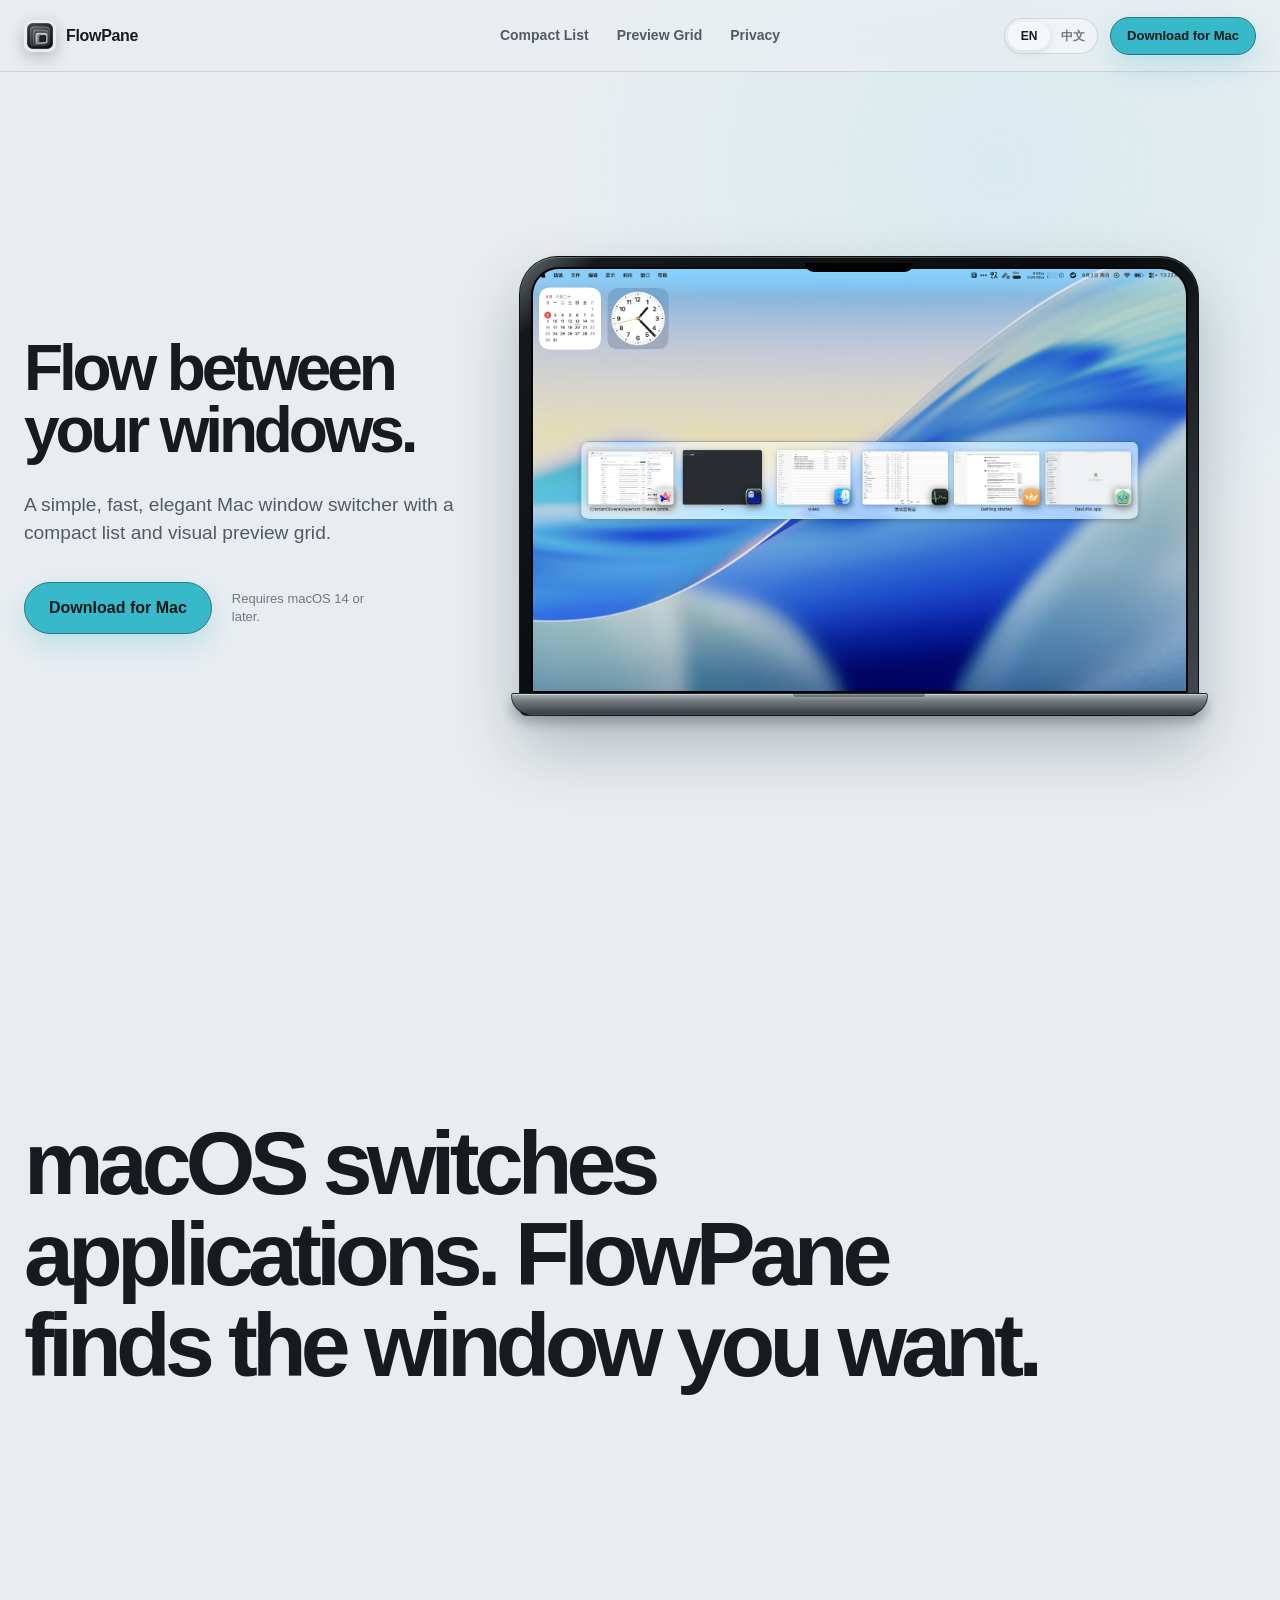
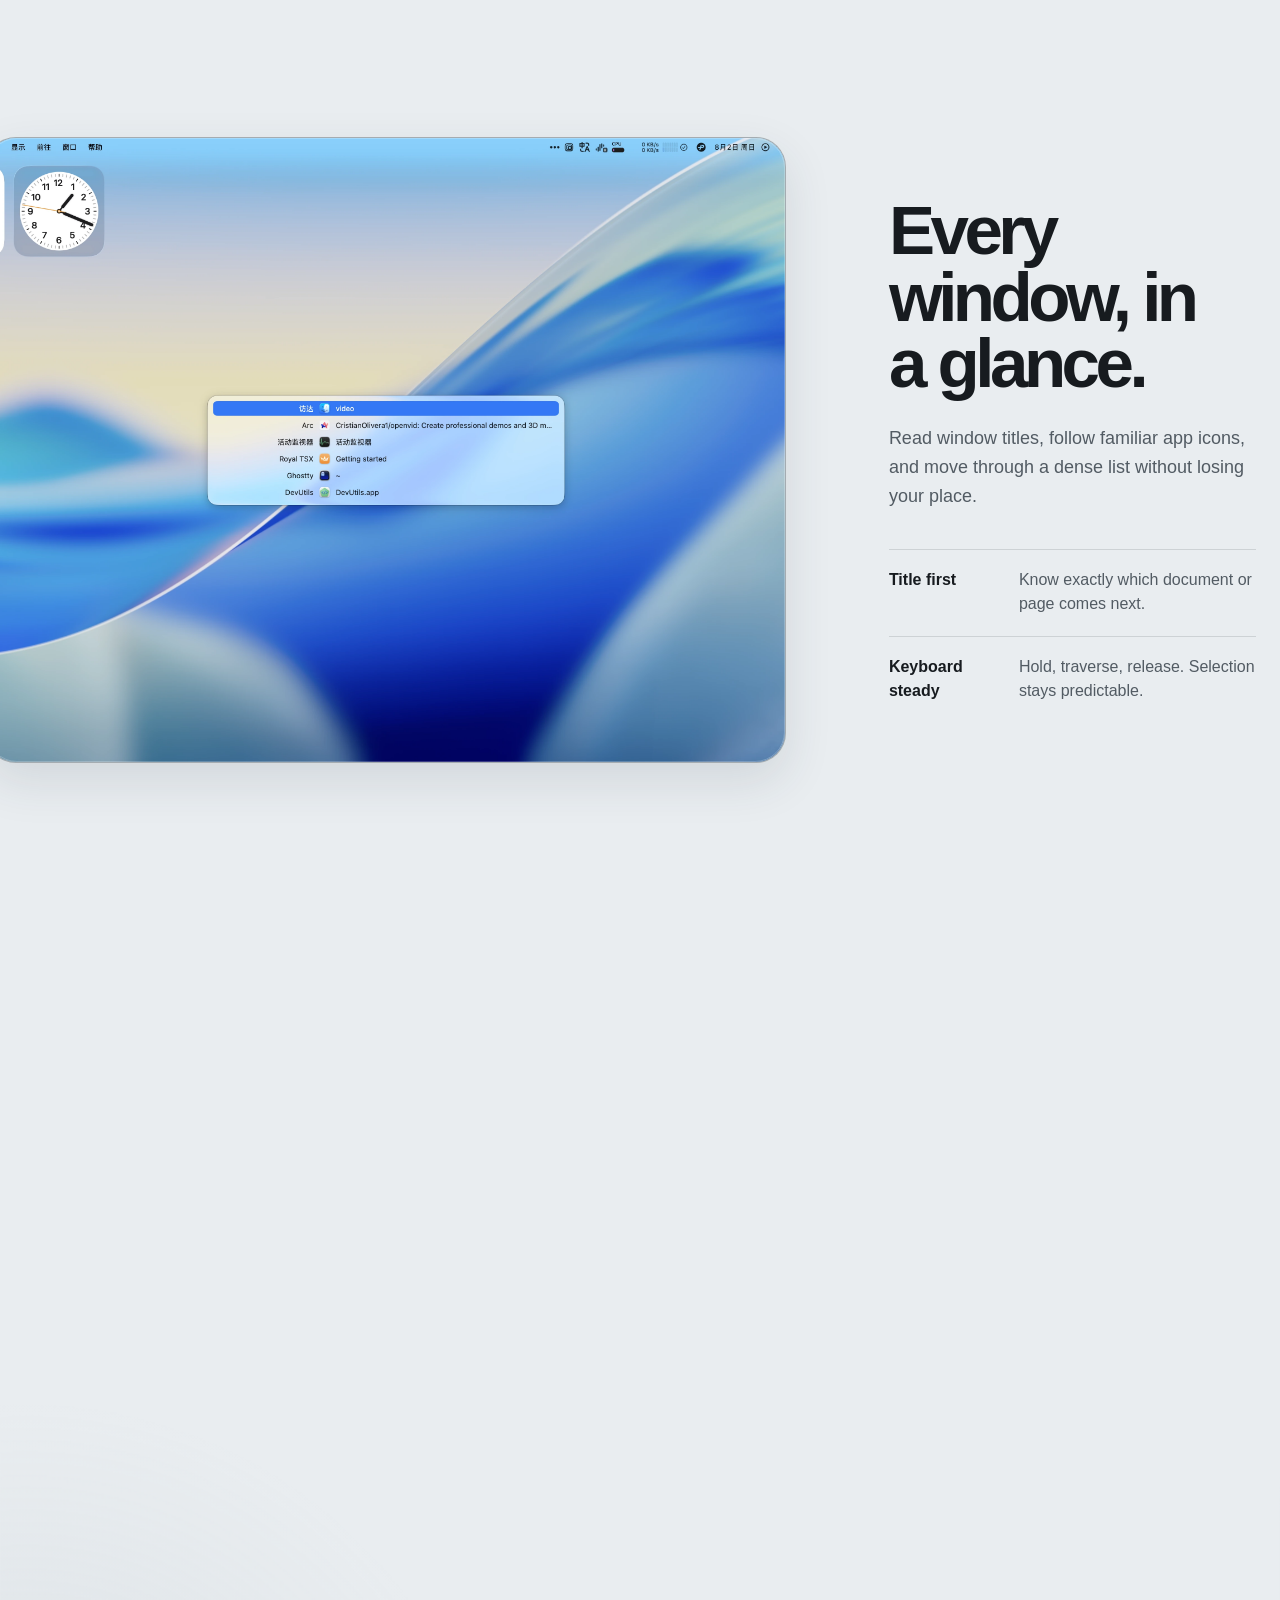
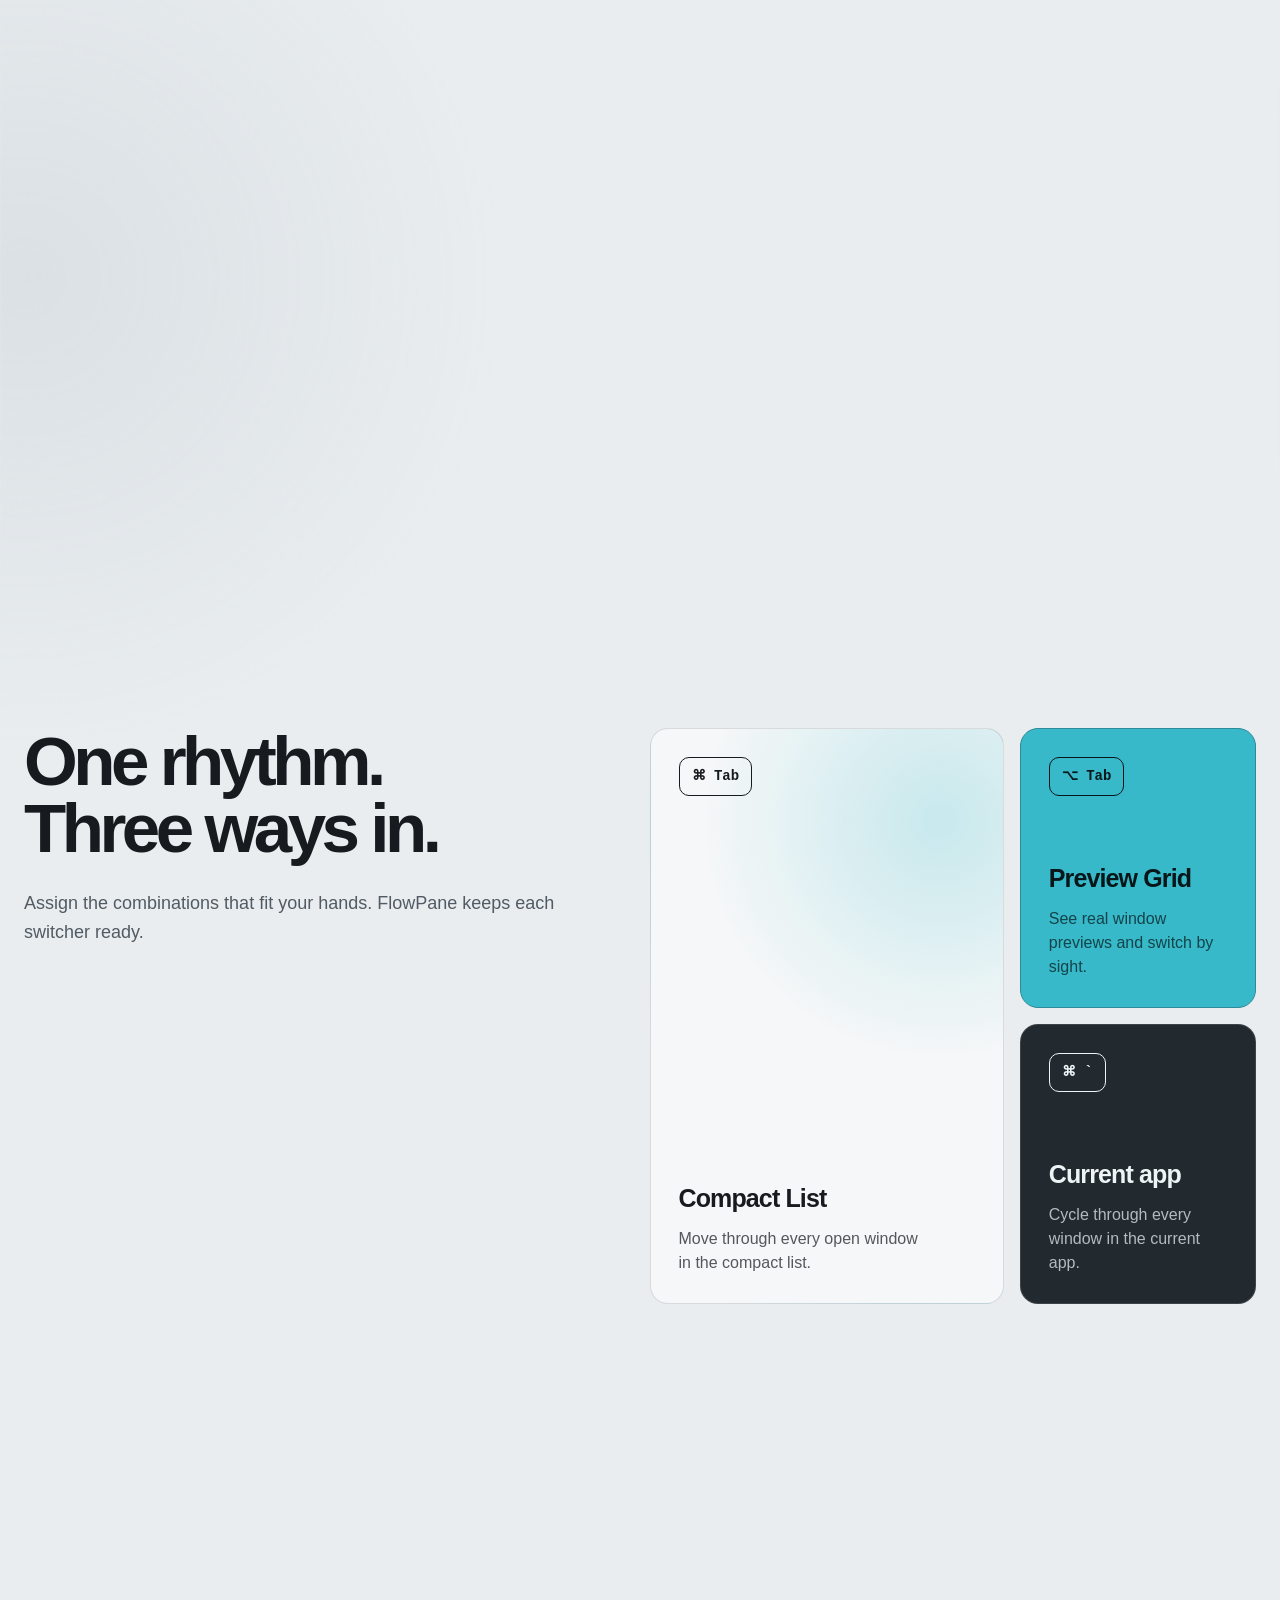
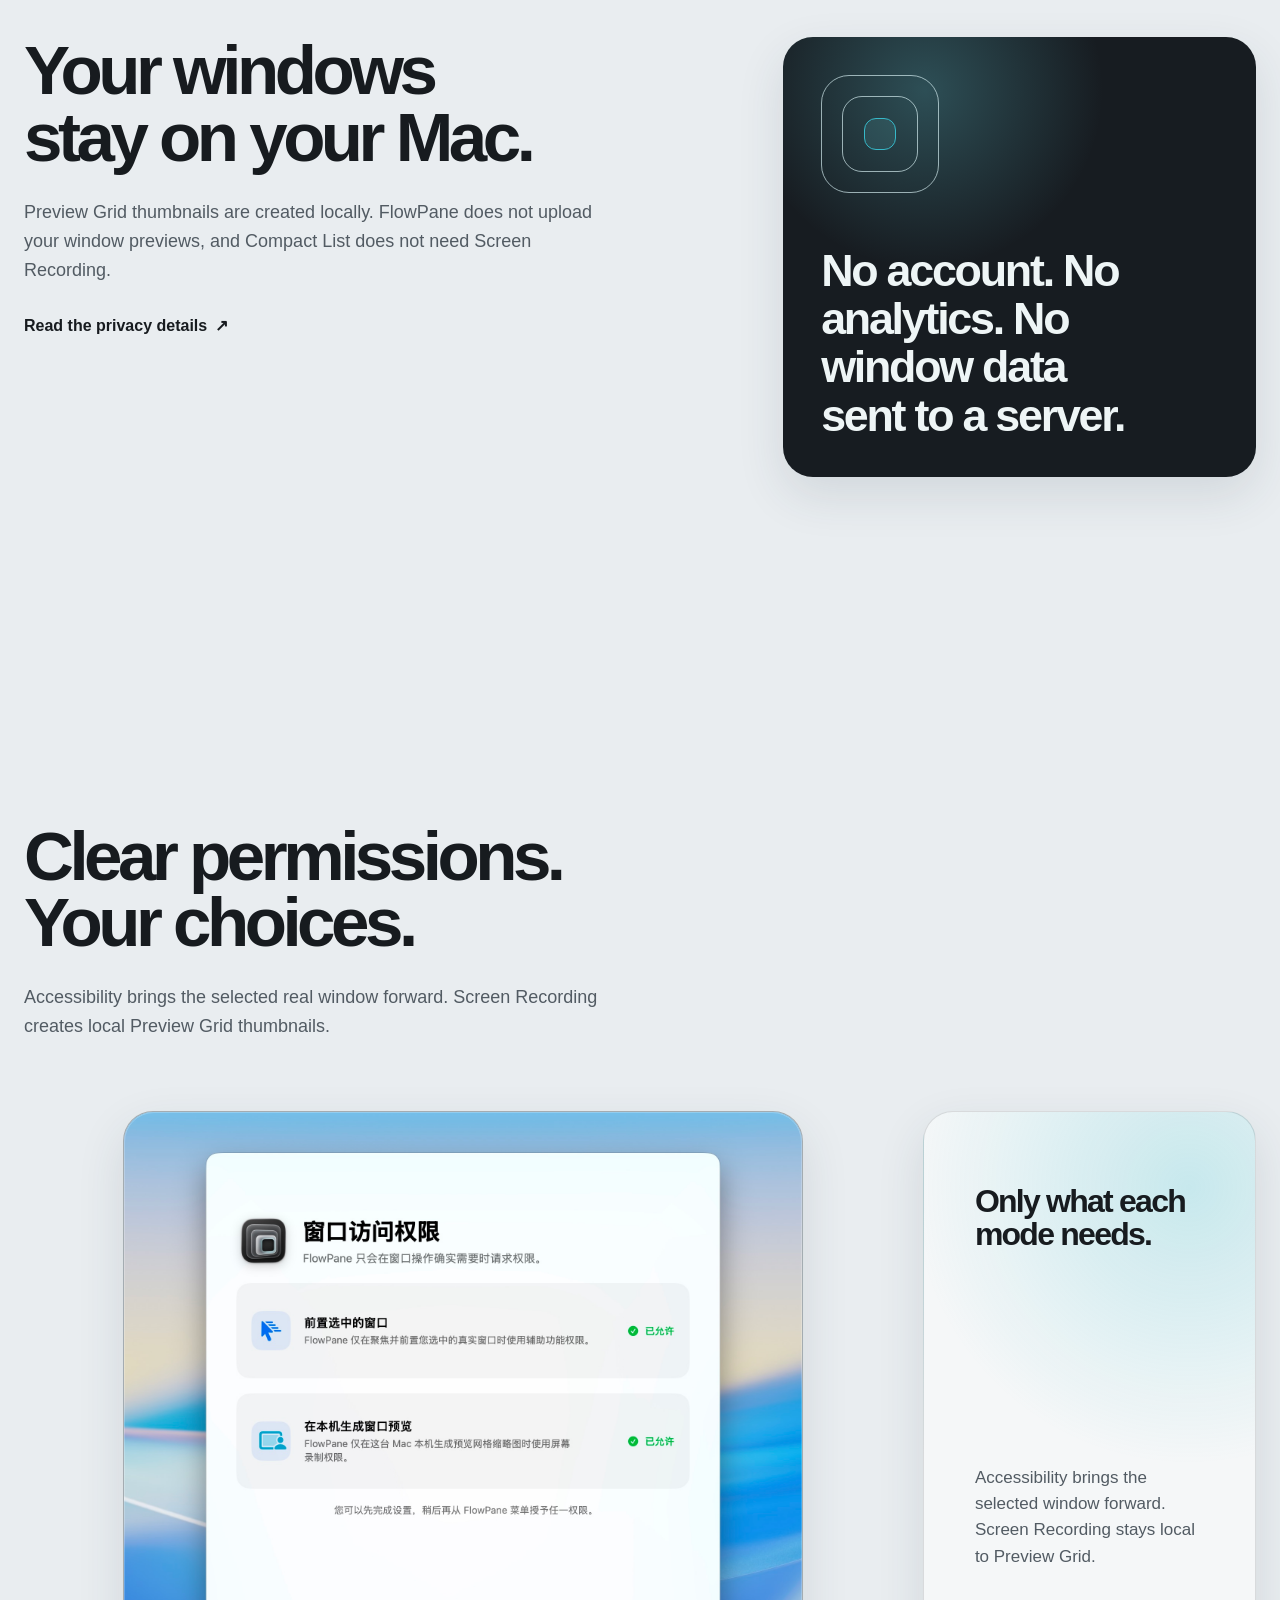
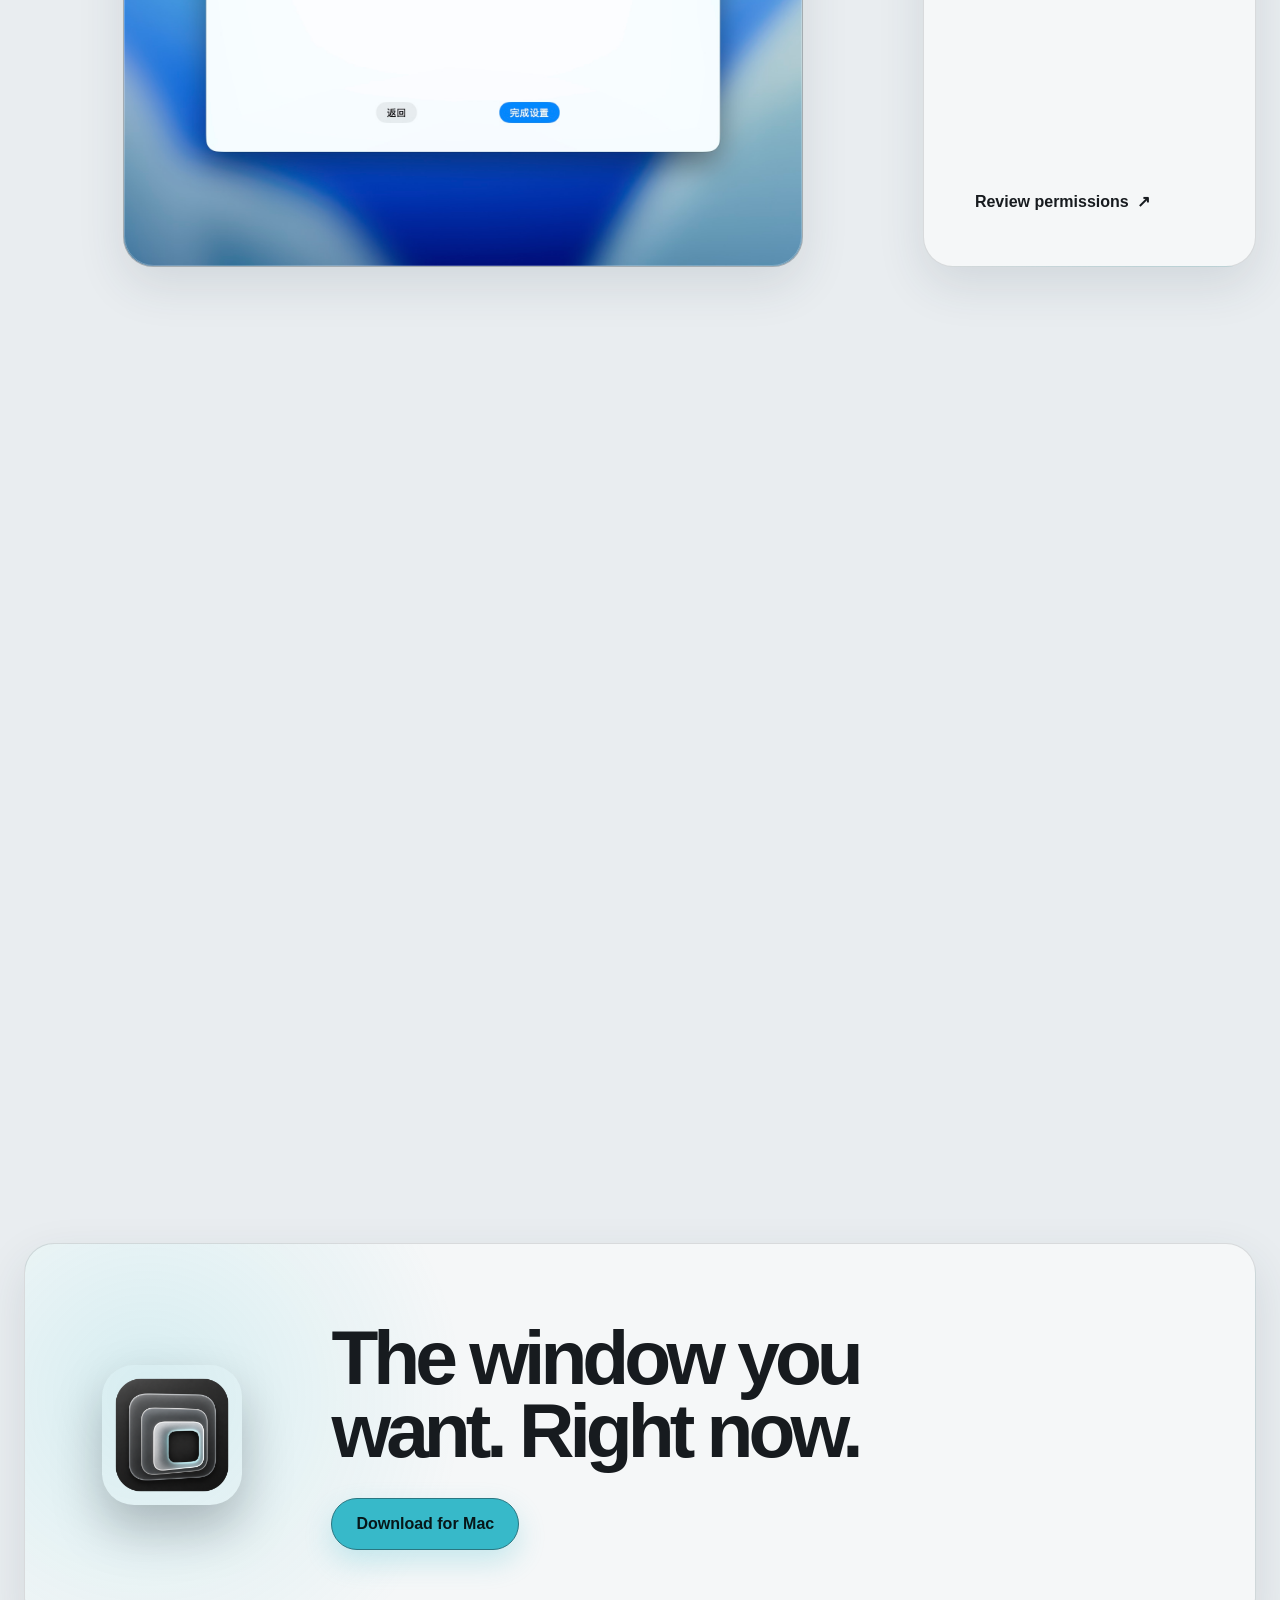
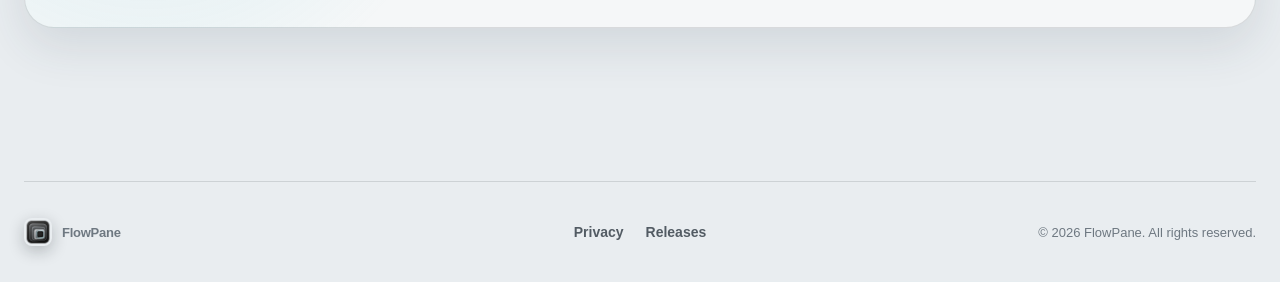
<file: index.html>
<!doctype html>
<html lang="en" data-locale="en">
<head>
  <meta charset="utf-8">
  <meta name="viewport" content="width=device-width, initial-scale=1">
  <script>
    (() => {
      const supported = new Set(["en", "zh-Hans"]);
      let locale;
      try {
        const stored = localStorage.getItem("flowpane.website.locale");
        if (supported.has(stored)) locale = stored;
      } catch {}
      if (!locale) {
        const languages = Array.isArray(navigator.languages) && navigator.languages.length
          ? navigator.languages
          : [navigator.language];
        for (const language of languages) {
          const primary = String(language || "").toLowerCase().split("-")[0];
          if (primary === "zh") { locale = "zh-Hans"; break; }
          if (primary === "en") { locale = "en"; break; }
        }
      }
      locale ||= "en";
      document.documentElement.dataset.locale = locale;
      document.documentElement.lang = locale;
    })();
  </script>
  <style>
    [data-lang] { display: none !important; }
    html[data-locale="en"] [data-lang="en"],
    html[data-locale="zh-Hans"] [data-lang="zh-Hans"] { display: revert !important; }
  </style>
  <title data-title-en="FlowPane | A faster way to switch Mac windows"
         data-title-zh-hans="FlowPane | 更快地切换 Mac 窗口">FlowPane | A faster way to switch Mac windows</title>
  <meta name="description" content="A simple, fast, elegant window switcher for macOS with a compact list and visual preview grid."
        data-meta-en="A simple, fast, elegant window switcher for macOS with a compact list and visual preview grid."
        data-meta-zh-hans="一款简单、快速、优雅的 macOS 窗口切换工具，兼具紧凑列表与预览网格。">
  <link rel="canonical" href="https://metacodes.github.io/FlowPane-Web/">
  <link rel="icon" type="image/png" sizes="32x32" href="assets/icons/app-icon-32.png">
  <link rel="apple-touch-icon" href="assets/icons/app-icon-180.png">
  <link rel="preload" as="image" href="assets/images/preview-grid.webp" fetchpriority="high">
  <meta name="theme-color" content="#e9edf0" media="(prefers-color-scheme: light)">
  <meta name="theme-color" content="#111519" media="(prefers-color-scheme: dark)">
  <meta property="og:type" content="website">
  <meta property="og:site_name" content="FlowPane">
  <meta property="og:url" content="https://metacodes.github.io/FlowPane-Web/">
  <meta property="og:title" content="FlowPane | A faster way to switch Mac windows"
        data-meta-en="FlowPane | A faster way to switch Mac windows"
        data-meta-zh-hans="FlowPane | 更快地切换 Mac 窗口">
  <meta property="og:description" content="Switch the window you want with a compact list or visual preview grid."
        data-meta-en="Switch the window you want with a compact list or visual preview grid."
        data-meta-zh-hans="通过紧凑列表或预览网格，快速切换到真正想要的窗口。">
  <meta property="og:image" content="https://metacodes.github.io/FlowPane-Web/assets/images/social-card.jpg">
  <meta property="og:image:width" content="1920">
  <meta property="og:image:height" content="1080">
  <meta property="og:locale" content="en_US" data-og-locale>
  <meta property="og:locale:alternate" content="zh_CN">
  <meta name="twitter:card" content="summary_large_image">
  <link rel="stylesheet" href="assets/css/site.css">
  <script type="application/ld+json">
    {
      "@context": "https://schema.org",
      "@type": "SoftwareApplication",
      "name": "FlowPane",
      "applicationCategory": "UtilitiesApplication",
      "operatingSystem": "macOS 14 or later",
      "url": "https://metacodes.github.io/FlowPane-Web/",
      "downloadUrl": "https://github.com/metacodes/FlowPane-Web/releases/latest",
      "description": "A simple, fast, elegant window switcher for macOS with a compact list and visual preview grid."
    }
  </script>
  <script src="assets/js/site.js" defer></script>
</head>
<body>
  <a class="skip-link" href="#main">
    <span data-lang="en" data-i18n="skip">Skip to content</span>
    <span data-lang="zh-Hans" data-i18n="skip">跳到正文</span>
  </a>

  <header class="site-header">
    <nav class="nav-shell" aria-label="Primary navigation"
         data-aria-en="Primary navigation" data-aria-zh-hans="主导航">
      <a class="brand" href="index.html" aria-label="FlowPane home"
         data-aria-en="FlowPane home" data-aria-zh-hans="FlowPane 首页">
        <img src="assets/icons/app-icon-32.png" width="32" height="32" alt="">
        <span>FlowPane</span>
      </a>

      <div class="nav-links" aria-label="Page sections"
           data-aria-en="Page sections" data-aria-zh-hans="页面章节">
        <a href="#compact">
          <span data-lang="en" data-i18n="nav.compact">Compact List</span>
          <span data-lang="zh-Hans" data-i18n="nav.compact">紧凑列表</span>
        </a>
        <a href="#preview">
          <span data-lang="en" data-i18n="nav.preview">Preview Grid</span>
          <span data-lang="zh-Hans" data-i18n="nav.preview">预览网格</span>
        </a>
        <a href="#privacy">
          <span data-lang="en" data-i18n="nav.privacy">Privacy</span>
          <span data-lang="zh-Hans" data-i18n="nav.privacy">隐私</span>
        </a>
      </div>

      <div class="nav-actions">
        <div class="language-switcher" role="group" aria-label="Choose language"
             data-aria-en="Choose language" data-aria-zh-hans="选择语言">
          <button type="button" data-set-locale="en" aria-pressed="true">EN</button>
          <button type="button" data-set-locale="zh-Hans" aria-pressed="false">中文</button>
        </div>
        <a class="button button-small nav-download" href="https://github.com/metacodes/FlowPane-Web/releases/latest" data-download>
          <span data-lang="en" data-i18n="download">Download for Mac</span>
          <span data-lang="zh-Hans" data-i18n="download">下载 Mac 版</span>
        </a>
        <details class="mobile-menu">
          <summary aria-label="Open navigation" data-aria-en="Open navigation" data-aria-zh-hans="打开导航">
            <span class="menu-lines" aria-hidden="true"></span>
          </summary>
          <div class="mobile-menu-panel">
            <a href="#compact">
              <span data-lang="en" data-i18n="mobile.compact">Compact List</span>
              <span data-lang="zh-Hans" data-i18n="mobile.compact">紧凑列表</span>
            </a>
            <a href="#preview">
              <span data-lang="en" data-i18n="mobile.preview">Preview Grid</span>
              <span data-lang="zh-Hans" data-i18n="mobile.preview">预览网格</span>
            </a>
            <a href="#privacy">
              <span data-lang="en" data-i18n="mobile.privacy">Privacy</span>
              <span data-lang="zh-Hans" data-i18n="mobile.privacy">隐私</span>
            </a>
            <a href="https://github.com/metacodes/FlowPane-Web/releases/latest" data-download>
              <span data-lang="en" data-i18n="mobile.download">Download for Mac</span>
              <span data-lang="zh-Hans" data-i18n="mobile.download">下载 Mac 版</span>
            </a>
          </div>
        </details>
      </div>
    </nav>
  </header>

  <main id="main">
    <section class="hero section-shell">
      <div class="hero-copy reveal">
        <h1>
          <span data-lang="en" data-i18n="hero.title">Flow between your windows.</span>
          <span data-lang="zh-Hans" data-i18n="hero.title">在窗口之间，自由流动。</span>
        </h1>
        <p class="hero-lede">
          <span data-lang="en" data-i18n="hero.lede">A simple, fast, elegant Mac window switcher with a compact list and visual preview grid.</span>
          <span data-lang="zh-Hans" data-i18n="hero.lede">一款简单、快速、优雅的 Mac 窗口切换工具，兼具紧凑列表与预览网格。</span>
        </p>
        <div class="hero-actions">
          <a class="button" href="https://github.com/metacodes/FlowPane-Web/releases/latest" data-download>
            <span data-lang="en" data-i18n="hero.download">Download for Mac</span>
            <span data-lang="zh-Hans" data-i18n="hero.download">下载 Mac 版</span>
          </a>
          <span class="compatibility">
            <span data-lang="en" data-i18n="hero.compatibility">Requires macOS 14 or later.</span>
            <span data-lang="zh-Hans" data-i18n="hero.compatibility">需要 macOS 14 或更高版本。</span>
          </span>
        </div>
      </div>

      <figure class="hero-media reveal" data-delay="1">
        <div class="hero-macbook">
          <div class="hero-macbook-display">
            <img src="assets/images/preview-grid.webp" width="3456" height="2234" fetchpriority="high"
                 alt="FlowPane Preview Grid centered on a macOS desktop"
                 data-alt-en="FlowPane Preview Grid centered on a macOS desktop"
                 data-alt-zh-hans="FlowPane 预览网格居中显示在 macOS 桌面上">
          </div>
          <div class="hero-macbook-base" aria-hidden="true"></div>
        </div>
      </figure>
    </section>

    <section class="statement-section section-shell reveal" aria-labelledby="statement-title">
      <h2 id="statement-title">
        <span data-lang="en" data-i18n="statement.title">macOS switches applications. FlowPane finds the window you want.</span>
        <span data-lang="zh-Hans" data-i18n="statement.title">macOS 切换应用。FlowPane 找到你真正想要的窗口。</span>
      </h2>
    </section>

    <section id="compact" class="feature-split section-shell">
      <div class="feature-media reveal">
        <div class="product-shot feature-product-shot">
          <img src="assets/images/compact-list.webp" width="3456" height="2234" loading="lazy"
               alt="FlowPane Compact List centered on a macOS desktop"
               data-alt-en="FlowPane Compact List centered on a macOS desktop"
               data-alt-zh-hans="FlowPane 紧凑列表居中显示在 macOS 桌面上">
        </div>
      </div>
      <div class="feature-copy reveal" data-delay="1">
        <h2>
          <span data-lang="en" data-i18n="compact.title">Every window, in a glance.</span>
          <span data-lang="zh-Hans" data-i18n="compact.title">所有窗口，一眼尽览。</span>
        </h2>
        <p>
          <span data-lang="en" data-i18n="compact.body">Read window titles, follow familiar app icons, and move through a dense list without losing your place.</span>
          <span data-lang="zh-Hans" data-i18n="compact.body">通过窗口标题与熟悉的应用图标，在紧凑列表中连续移动，始终知道自己身在何处。</span>
        </p>
        <dl class="feature-facts">
          <div>
            <dt>
              <span data-lang="en" data-i18n="compact.fact1.title">Title first</span>
              <span data-lang="zh-Hans" data-i18n="compact.fact1.title">标题优先</span>
            </dt>
            <dd>
              <span data-lang="en" data-i18n="compact.fact1.body">Know exactly which document or page comes next.</span>
              <span data-lang="zh-Hans" data-i18n="compact.fact1.body">准确识别即将切换到的文档或页面。</span>
            </dd>
          </div>
          <div>
            <dt>
              <span data-lang="en" data-i18n="compact.fact2.title">Keyboard steady</span>
              <span data-lang="zh-Hans" data-i18n="compact.fact2.title">键盘掌控</span>
            </dt>
            <dd>
              <span data-lang="en" data-i18n="compact.fact2.body">Hold, traverse, release. Selection stays predictable.</span>
              <span data-lang="zh-Hans" data-i18n="compact.fact2.body">按住、移动、松开，选择始终稳定可预期。</span>
            </dd>
          </div>
        </dl>
      </div>
    </section>

    <section id="preview" class="preview-section section-shell">
      <div class="section-heading reveal">
        <h2>
          <span data-lang="en" data-i18n="preview.title">See it. Switch to it.</span>
          <span data-lang="zh-Hans" data-i18n="preview.title">看见它，切换它。</span>
        </h2>
        <p>
          <span data-lang="en" data-i18n="preview.body">When the title is not enough, real window previews make the right choice instantly recognizable.</span>
          <span data-lang="zh-Hans" data-i18n="preview.body">当标题还不够直观，真实窗口预览让目标一眼可辨。</span>
        </p>
      </div>
      <figure class="preview-stage reveal" data-delay="1">
        <div class="product-shot preview-product-shot">
          <img src="assets/images/preview-grid.webp" width="3456" height="2234" loading="lazy"
               alt="FlowPane Preview Grid centered on a macOS desktop"
               data-alt-en="FlowPane Preview Grid centered on a macOS desktop"
               data-alt-zh-hans="FlowPane 预览网格居中显示在 macOS 桌面上">
        </div>
        <figcaption>
          <span data-lang="en" data-i18n="preview.caption">Adaptive previews generated locally on your Mac.</span>
          <span data-lang="zh-Hans" data-i18n="preview.caption">自适应预览在你的 Mac 本地生成。</span>
        </figcaption>
      </figure>
    </section>

    <section class="shortcuts-section section-shell" aria-labelledby="shortcuts-title">
      <div class="shortcut-intro reveal">
        <h2 id="shortcuts-title">
          <span data-lang="en" data-i18n="shortcuts.title">One rhythm. Three ways in.</span>
          <span data-lang="zh-Hans" data-i18n="shortcuts.title">同一种节奏，三种进入方式。</span>
        </h2>
        <p>
          <span data-lang="en" data-i18n="shortcuts.body">Assign the combinations that fit your hands. FlowPane keeps each switcher ready.</span>
          <span data-lang="zh-Hans" data-i18n="shortcuts.body">设置最顺手的组合键，FlowPane 让每种切换方式随时就绪。</span>
        </p>
      </div>
      <div class="shortcut-grid reveal" data-delay="1">
        <article class="shortcut-tile shortcut-tile-wide">
          <kbd>⌘ Tab</kbd>
          <div>
            <h3>
              <span data-lang="en" data-i18n="shortcuts.all.title">Compact List</span>
              <span data-lang="zh-Hans" data-i18n="shortcuts.all.title">紧凑列表</span>
            </h3>
            <p>
              <span data-lang="en" data-i18n="shortcuts.all.body">Move through every open window in the compact list.</span>
              <span data-lang="zh-Hans" data-i18n="shortcuts.all.body">在紧凑列表中浏览所有打开的窗口。</span>
            </p>
          </div>
        </article>
        <article class="shortcut-tile shortcut-tile-accent">
          <kbd>⌥ Tab</kbd>
          <div>
            <h3>
              <span data-lang="en" data-i18n="shortcuts.current.title">Preview Grid</span>
              <span data-lang="zh-Hans" data-i18n="shortcuts.current.title">预览网格</span>
            </h3>
            <p>
              <span data-lang="en" data-i18n="shortcuts.current.body">See real window previews and switch by sight.</span>
              <span data-lang="zh-Hans" data-i18n="shortcuts.current.body">查看真实窗口预览，凭视觉快速切换。</span>
            </p>
          </div>
        </article>
        <article class="shortcut-tile shortcut-tile-dark">
          <kbd>⌘ `</kbd>
          <div>
            <h3>
              <span data-lang="en" data-i18n="shortcuts.visual.title">Current app</span>
              <span data-lang="zh-Hans" data-i18n="shortcuts.visual.title">当前应用</span>
            </h3>
            <p>
              <span data-lang="en" data-i18n="shortcuts.visual.body">Cycle through every window in the current app.</span>
              <span data-lang="zh-Hans" data-i18n="shortcuts.visual.body">在当前应用的所有窗口之间切换。</span>
            </p>
          </div>
        </article>
      </div>
    </section>

    <section id="privacy" class="privacy-section section-shell">
      <div class="privacy-copy reveal">
        <h2>
          <span data-lang="en" data-i18n="privacy.title">Your windows stay on your Mac.</span>
          <span data-lang="zh-Hans" data-i18n="privacy.title">你的窗口，只留在 Mac 上。</span>
        </h2>
        <p>
          <span data-lang="en" data-i18n="privacy.body">Preview Grid thumbnails are created locally. FlowPane does not upload your window previews, and Compact List does not need Screen Recording.</span>
          <span data-lang="zh-Hans" data-i18n="privacy.body">预览网格缩略图在本地生成。FlowPane 不会上传窗口预览，紧凑列表也不需要屏幕录制权限。</span>
        </p>
        <a class="text-link" href="privacy.html">
          <span data-lang="en" data-i18n="privacy.link">Read the privacy details</span>
          <span data-lang="zh-Hans" data-i18n="privacy.link">查看隐私详情</span>
          <span aria-hidden="true">↗</span>
        </a>
      </div>
      <div class="privacy-note reveal" data-delay="1">
        <div class="privacy-mark" aria-hidden="true">
          <span></span><span></span><span></span>
        </div>
        <p>
          <span data-lang="en" data-i18n="privacy.note">No account. No analytics. No window data sent to a server.</span>
          <span data-lang="zh-Hans" data-i18n="privacy.note">无需账户。没有分析统计。窗口数据不会发送到服务器。</span>
        </p>
      </div>
    </section>

    <section class="setup-section section-shell" aria-labelledby="setup-title">
      <div class="section-heading reveal">
        <h2 id="setup-title">
          <span data-lang="en" data-i18n="setup.title">Clear permissions. Your choices.</span>
          <span data-lang="zh-Hans" data-i18n="setup.title">清晰的权限，由你选择。</span>
        </h2>
        <p>
          <span data-lang="en" data-i18n="setup.body">Accessibility brings the selected real window forward. Screen Recording creates local Preview Grid thumbnails.</span>
          <span data-lang="zh-Hans" data-i18n="setup.body">辅助功能用于将选中的真实窗口带到前台，屏幕录制用于在本地创建预览网格缩略图。</span>
        </p>
      </div>
      <div class="setup-media reveal" data-delay="1">
        <figure class="setup-primary product-shot">
          <img src="assets/images/settings.jpg" width="3456" height="2234" loading="lazy"
               alt="FlowPane settings for switcher modes and keyboard shortcuts"
               data-alt-en="FlowPane settings for switcher modes and keyboard shortcuts"
               data-alt-zh-hans="FlowPane 切换模式与键盘快捷键设置">
        </figure>
        <aside class="setup-permission-note">
          <h3>
            <span data-lang="en" data-i18n="setup.permissions.title">Only what each mode needs.</span>
            <span data-lang="zh-Hans" data-i18n="setup.permissions.title">每种模式，只请求所需权限。</span>
          </h3>
          <p>
            <span data-lang="en" data-i18n="setup.permissions.body">Accessibility brings the selected window forward. Screen Recording stays local to Preview Grid.</span>
            <span data-lang="zh-Hans" data-i18n="setup.permissions.body">辅助功能用于置前选中的窗口，屏幕录制只为预览网格在本地生成缩略图。</span>
          </p>
          <a class="text-link" href="privacy.html">
            <span data-lang="en" data-i18n="setup.permissions.link">Review permissions</span>
            <span data-lang="zh-Hans" data-i18n="setup.permissions.link">查看权限说明</span>
            <span aria-hidden="true">↗</span>
          </a>
        </aside>
      </div>
    </section>

    <section class="faq-section section-shell" aria-labelledby="faq-title">
      <div class="faq-heading reveal">
        <h2 id="faq-title">
          <span data-lang="en" data-i18n="faq.title">The essentials.</span>
          <span data-lang="zh-Hans" data-i18n="faq.title">重要信息。</span>
        </h2>
      </div>
      <div class="faq-list reveal" data-delay="1">
        <details>
          <summary>
            <span data-lang="en" data-i18n="faq.system.q">Which macOS version does FlowPane require?</span>
            <span data-lang="zh-Hans" data-i18n="faq.system.q">FlowPane 需要哪个 macOS 版本？</span>
          </summary>
          <p>
            <span data-lang="en" data-i18n="faq.system.a">FlowPane requires macOS 14 or later.</span>
            <span data-lang="zh-Hans" data-i18n="faq.system.a">FlowPane 需要 macOS 14 或更高版本。</span>
          </p>
        </details>
        <details>
          <summary>
            <span data-lang="en" data-i18n="faq.permissions.q">Why does FlowPane request Accessibility?</span>
            <span data-lang="zh-Hans" data-i18n="faq.permissions.q">FlowPane 为什么请求辅助功能权限？</span>
          </summary>
          <p>
            <span data-lang="en" data-i18n="faq.permissions.a">Accessibility is used when FlowPane focuses and raises the real window you select.</span>
            <span data-lang="zh-Hans" data-i18n="faq.permissions.a">FlowPane 使用辅助功能权限来聚焦并置前你选择的真实窗口。</span>
          </p>
        </details>
        <details>
          <summary>
            <span data-lang="en" data-i18n="faq.recording.q">Is Screen Recording always required?</span>
            <span data-lang="zh-Hans" data-i18n="faq.recording.q">屏幕录制权限始终必需吗？</span>
          </summary>
          <p>
            <span data-lang="en" data-i18n="faq.recording.a">No. It is used only for local Preview Grid thumbnails. Compact List works without it.</span>
            <span data-lang="zh-Hans" data-i18n="faq.recording.a">不是。它仅用于在本地创建预览网格缩略图，紧凑列表无需此权限。</span>
          </p>
        </details>
        <details>
          <summary>
            <span data-lang="en" data-i18n="faq.source.q">Is the FlowPane application open source?</span>
            <span data-lang="zh-Hans" data-i18n="faq.source.q">FlowPane 应用是开源的吗？</span>
          </summary>
          <p>
            <span data-lang="en" data-i18n="faq.source.a">No. FlowPane is proprietary. The public GitHub repository contains this website and release downloads, not the application source.</span>
            <span data-lang="zh-Hans" data-i18n="faq.source.a">不是。FlowPane 是专有软件。公开 GitHub 仓库仅包含官网与版本下载，不包含应用源代码。</span>
          </p>
        </details>
      </div>
    </section>

    <section class="final-cta section-shell reveal">
      <img src="assets/icons/app-icon-180.png" width="140" height="140" alt="FlowPane app icon"
           data-alt-en="FlowPane app icon" data-alt-zh-hans="FlowPane 应用图标">
      <div>
        <h2>
          <span data-lang="en" data-i18n="final.title">The window you want. Right now.</span>
          <span data-lang="zh-Hans" data-i18n="final.title">想要的窗口，即刻到达。</span>
        </h2>
        <a class="button" href="https://github.com/metacodes/FlowPane-Web/releases/latest" data-download>
          <span data-lang="en" data-i18n="final.download">Download for Mac</span>
          <span data-lang="zh-Hans" data-i18n="final.download">下载 Mac 版</span>
        </a>
      </div>
    </section>
  </main>

  <footer class="site-footer section-shell">
    <div class="footer-brand">
      <img src="assets/icons/app-icon-32.png" width="28" height="28" alt="">
      <span>FlowPane</span>
    </div>
    <div class="footer-links">
      <a href="privacy.html">
        <span data-lang="en" data-i18n="footer.privacy">Privacy</span>
        <span data-lang="zh-Hans" data-i18n="footer.privacy">隐私</span>
      </a>
      <a href="https://github.com/metacodes/FlowPane-Web/releases">
        <span data-lang="en" data-i18n="footer.releases">Releases</span>
        <span data-lang="zh-Hans" data-i18n="footer.releases">版本发布</span>
      </a>
    </div>
    <p>
      <span data-lang="en" data-i18n="footer.copyright">© 2026 FlowPane. All rights reserved.</span>
      <span data-lang="zh-Hans" data-i18n="footer.copyright">© 2026 FlowPane。保留所有权利。</span>
    </p>
  </footer>
</body>
</html>
</file>
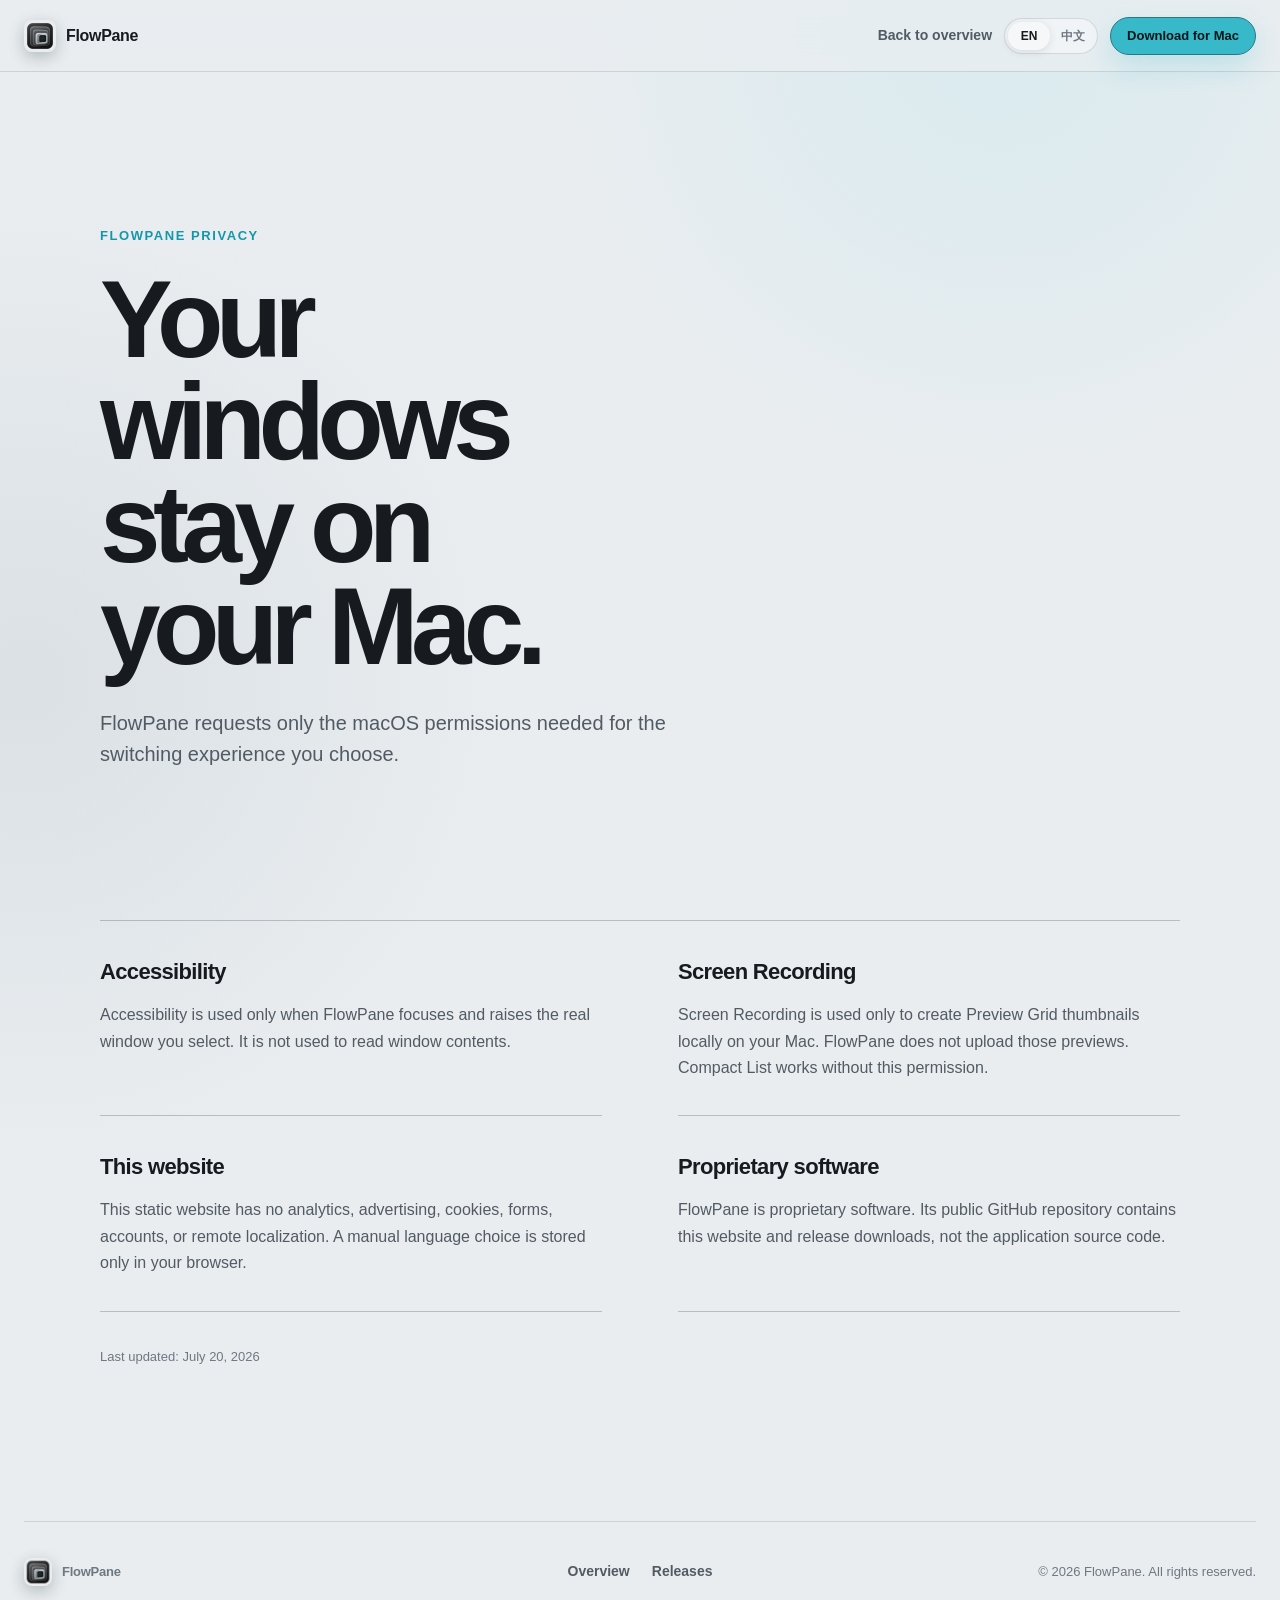
<file: privacy.html>
<!doctype html>
<html lang="en" data-locale="en">
<head>
  <meta charset="utf-8">
  <meta name="viewport" content="width=device-width, initial-scale=1">
  <script>
    (() => {
      const supported = new Set(["en", "zh-Hans"]);
      let locale;
      try {
        const stored = localStorage.getItem("flowpane.website.locale");
        if (supported.has(stored)) locale = stored;
      } catch {}
      if (!locale) {
        const languages = Array.isArray(navigator.languages) && navigator.languages.length
          ? navigator.languages
          : [navigator.language];
        for (const language of languages) {
          const primary = String(language || "").toLowerCase().split("-")[0];
          if (primary === "zh") { locale = "zh-Hans"; break; }
          if (primary === "en") { locale = "en"; break; }
        }
      }
      locale ||= "en";
      document.documentElement.dataset.locale = locale;
      document.documentElement.lang = locale;
    })();
  </script>
  <style>
    [data-lang] { display: none !important; }
    html[data-locale="en"] [data-lang="en"],
    html[data-locale="zh-Hans"] [data-lang="zh-Hans"] { display: revert !important; }
  </style>
  <title data-title-en="Privacy | FlowPane"
         data-title-zh-hans="隐私 | FlowPane">Privacy | FlowPane</title>
  <meta name="description" content="How FlowPane uses macOS permissions and keeps window previews local to your Mac."
        data-meta-en="How FlowPane uses macOS permissions and keeps window previews local to your Mac."
        data-meta-zh-hans="了解 FlowPane 如何使用 macOS 权限，并让窗口预览只保留在你的 Mac 本地。">
  <link rel="canonical" href="https://metacodes.github.io/FlowPane-Web/privacy.html">
  <link rel="icon" type="image/png" sizes="32x32" href="assets/icons/app-icon-32.png">
  <meta property="og:type" content="website">
  <meta property="og:site_name" content="FlowPane">
  <meta property="og:url" content="https://metacodes.github.io/FlowPane-Web/privacy.html">
  <meta property="og:title" content="Privacy | FlowPane"
        data-meta-en="Privacy | FlowPane" data-meta-zh-hans="隐私 | FlowPane">
  <meta property="og:description" content="Window previews stay local to your Mac."
        data-meta-en="Window previews stay local to your Mac."
        data-meta-zh-hans="窗口预览只保留在你的 Mac 本地。">
  <meta property="og:image" content="https://metacodes.github.io/FlowPane-Web/assets/images/social-card.jpg">
  <meta property="og:locale" content="en_US" data-og-locale>
  <meta property="og:locale:alternate" content="zh_CN">
  <link rel="stylesheet" href="assets/css/site.css">
  <script src="assets/js/site.js" defer></script>
</head>
<body class="privacy-page">
  <a class="skip-link" href="#main">
    <span data-lang="en" data-i18n="privacy.skip">Skip to content</span>
    <span data-lang="zh-Hans" data-i18n="privacy.skip">跳到正文</span>
  </a>

  <header class="site-header">
    <nav class="nav-shell privacy-nav" aria-label="Privacy navigation"
         data-aria-en="Privacy navigation" data-aria-zh-hans="隐私页面导航">
      <a class="brand" href="index.html" aria-label="FlowPane home"
         data-aria-en="FlowPane home" data-aria-zh-hans="FlowPane 首页">
        <img src="assets/icons/app-icon-32.png" width="32" height="32" alt="">
        <span>FlowPane</span>
      </a>
      <div class="nav-actions">
        <a class="privacy-back" href="index.html">
          <span data-lang="en" data-i18n="privacy.back">Back to overview</span>
          <span data-lang="zh-Hans" data-i18n="privacy.back">返回产品介绍</span>
        </a>
        <div class="language-switcher" role="group" aria-label="Choose language"
             data-aria-en="Choose language" data-aria-zh-hans="选择语言">
          <button type="button" data-set-locale="en" aria-pressed="true">EN</button>
          <button type="button" data-set-locale="zh-Hans" aria-pressed="false">中文</button>
        </div>
        <a class="button button-small privacy-download" href="https://github.com/metacodes/FlowPane-Web/releases/latest" data-download>
          <span data-lang="en" data-i18n="privacy.download">Download for Mac</span>
          <span data-lang="zh-Hans" data-i18n="privacy.download">下载 Mac 版</span>
        </a>
      </div>
    </nav>
  </header>

  <main id="main" class="legal-shell">
    <header class="legal-hero reveal">
      <p class="section-label">
        <span data-lang="en" data-i18n="legal.label">FlowPane privacy</span>
        <span data-lang="zh-Hans" data-i18n="legal.label">FlowPane 隐私说明</span>
      </p>
      <h1>
        <span data-lang="en" data-i18n="legal.title">Your windows stay on your Mac.</span>
        <span data-lang="zh-Hans" data-i18n="legal.title">你的窗口，只留在 Mac 上。</span>
      </h1>
      <p>
        <span data-lang="en" data-i18n="legal.intro">FlowPane requests only the macOS permissions needed for the switching experience you choose.</span>
        <span data-lang="zh-Hans" data-i18n="legal.intro">FlowPane 仅请求你所选择的窗口切换体验真正需要的 macOS 权限。</span>
      </p>
    </header>

    <div class="legal-content reveal" data-delay="1">
      <section aria-labelledby="accessibility-title">
        <h2 id="accessibility-title">
          <span data-lang="en" data-i18n="legal.accessibility.title">Accessibility</span>
          <span data-lang="zh-Hans" data-i18n="legal.accessibility.title">辅助功能</span>
        </h2>
        <p>
          <span data-lang="en" data-i18n="legal.accessibility.body">Accessibility is used only when FlowPane focuses and raises the real window you select. It is not used to read window contents.</span>
          <span data-lang="zh-Hans" data-i18n="legal.accessibility.body">辅助功能权限仅用于聚焦并置前你选择的真实窗口，不用于读取窗口内容。</span>
        </p>
      </section>

      <section aria-labelledby="recording-title">
        <h2 id="recording-title">
          <span data-lang="en" data-i18n="legal.recording.title">Screen Recording</span>
          <span data-lang="zh-Hans" data-i18n="legal.recording.title">屏幕录制</span>
        </h2>
        <p>
          <span data-lang="en" data-i18n="legal.recording.body">Screen Recording is used only to create Preview Grid thumbnails locally on your Mac. FlowPane does not upload those previews. Compact List works without this permission.</span>
          <span data-lang="zh-Hans" data-i18n="legal.recording.body">屏幕录制权限仅用于在你的 Mac 本地创建预览网格缩略图。FlowPane 不会上传这些预览，紧凑列表无需此权限。</span>
        </p>
      </section>

      <section aria-labelledby="website-title">
        <h2 id="website-title">
          <span data-lang="en" data-i18n="legal.website.title">This website</span>
          <span data-lang="zh-Hans" data-i18n="legal.website.title">本网站</span>
        </h2>
        <p>
          <span data-lang="en" data-i18n="legal.website.body">This static website has no analytics, advertising, cookies, forms, accounts, or remote localization. A manual language choice is stored only in your browser.</span>
          <span data-lang="zh-Hans" data-i18n="legal.website.body">这个静态网站不使用分析统计、广告、Cookie、表单、账户或远程翻译服务。手动语言选择只保存在你的浏览器中。</span>
        </p>
      </section>

      <section aria-labelledby="source-title">
        <h2 id="source-title">
          <span data-lang="en" data-i18n="legal.source.title">Proprietary software</span>
          <span data-lang="zh-Hans" data-i18n="legal.source.title">专有软件</span>
        </h2>
        <p>
          <span data-lang="en" data-i18n="legal.source.body">FlowPane is proprietary software. Its public GitHub repository contains this website and release downloads, not the application source code.</span>
          <span data-lang="zh-Hans" data-i18n="legal.source.body">FlowPane 是专有软件。公开 GitHub 仓库仅包含本网站与版本下载，不包含应用源代码。</span>
        </p>
      </section>

      <p class="legal-updated">
        <span data-lang="en" data-i18n="legal.updated">Last updated: July 20, 2026</span>
        <span data-lang="zh-Hans" data-i18n="legal.updated">最后更新：2026 年 7 月 20 日</span>
      </p>
    </div>
  </main>

  <footer class="site-footer section-shell">
    <div class="footer-brand">
      <img src="assets/icons/app-icon-32.png" width="28" height="28" alt="">
      <span>FlowPane</span>
    </div>
    <div class="footer-links">
      <a href="index.html">
        <span data-lang="en" data-i18n="legal.footer.home">Overview</span>
        <span data-lang="zh-Hans" data-i18n="legal.footer.home">产品介绍</span>
      </a>
      <a href="https://github.com/metacodes/FlowPane-Web/releases">
        <span data-lang="en" data-i18n="legal.footer.releases">Releases</span>
        <span data-lang="zh-Hans" data-i18n="legal.footer.releases">版本发布</span>
      </a>
    </div>
    <p>
      <span data-lang="en" data-i18n="legal.footer.copyright">© 2026 FlowPane. All rights reserved.</span>
      <span data-lang="zh-Hans" data-i18n="legal.footer.copyright">© 2026 FlowPane。保留所有权利。</span>
    </p>
  </footer>
</body>
</html>
</file>
<file: assets/css/site.css>
:root {
  color-scheme: light dark;
  --page: #e9edf0;
  --page-strong: #dde3e7;
  --surface: rgba(248, 250, 251, 0.82);
  --surface-solid: #f5f7f8;
  --surface-muted: #dce2e6;
  --media: #cfd6da;
  --ink: #171b1f;
  --ink-soft: #525b63;
  --ink-faint: #6e7881;
  --inverse: #f4f7f8;
  --line: rgba(37, 47, 55, 0.14);
  --line-strong: rgba(37, 47, 55, 0.25);
  --accent: #37b9c9;
  --accent-hover: #1597aa;
  --accent-ink: #071719;
  --dark-surface: #171c21;
  --dark-surface-soft: #22292f;
  --shadow: 0 32px 80px rgba(45, 60, 70, 0.18);
  --shadow-soft: 0 18px 48px rgba(45, 60, 70, 0.12);
  --radius: 18px;
  --radius-media: 30px;
  --radius-pill: 999px;
  --shell: min(1320px, calc(100% - 48px));
  --header-height: 72px;
  --ease: cubic-bezier(0.22, 1, 0.36, 1);
}

@media (prefers-color-scheme: dark) {
  :root {
    --page: #101418;
    --page-strong: #171c21;
    --surface: rgba(27, 33, 38, 0.84);
    --surface-solid: #1b2126;
    --surface-muted: #232a30;
    --media: #20272d;
    --ink: #f1f4f5;
    --ink-soft: #b2bbc1;
    --ink-faint: #89949c;
    --inverse: #11161a;
    --line: rgba(225, 235, 240, 0.12);
    --line-strong: rgba(225, 235, 240, 0.22);
    --accent: #67d2df;
    --accent-hover: #8de0e9;
    --accent-ink: #081719;
    --dark-surface: #080b0d;
    --dark-surface-soft: #151a1e;
    --shadow: 0 34px 90px rgba(0, 0, 0, 0.42);
    --shadow-soft: 0 20px 52px rgba(0, 0, 0, 0.26);
  }
}

*, *::before, *::after { box-sizing: border-box; }

html {
  scroll-behavior: smooth;
  scroll-padding-top: calc(var(--header-height) + 28px);
  background: var(--page);
}

body {
  margin: 0;
  min-width: 320px;
  overflow-x: hidden;
  color: var(--ink);
  background:
    radial-gradient(circle at 78% 2%, rgba(104, 215, 227, 0.12), transparent 28rem),
    radial-gradient(circle at 2% 42%, rgba(144, 159, 169, 0.16), transparent 30rem),
    var(--page);
  font-family: -apple-system, BlinkMacSystemFont, "SF Pro Display", "Helvetica Neue", sans-serif;
  font-size: 16px;
  line-height: 1.5;
  text-rendering: optimizeLegibility;
  -webkit-font-smoothing: antialiased;
}

img, picture, video { display: block; max-width: 100%; }
img { height: auto; }
button, a, summary { -webkit-tap-highlight-color: transparent; }
a { color: inherit; text-decoration: none; }
button, summary { font: inherit; }
button { color: inherit; }
:focus-visible { outline: 3px solid var(--accent); outline-offset: 4px; }
::selection { color: var(--accent-ink); background: var(--accent); }

.skip-link {
  position: fixed;
  top: 12px;
  left: 12px;
  z-index: 100;
  padding: 10px 16px;
  border-radius: var(--radius-pill);
  color: var(--accent-ink);
  background: var(--accent);
  transform: translateY(-160%);
  transition: transform 160ms ease;
}

.skip-link:focus { transform: translateY(0); }
.section-shell { width: var(--shell); margin-inline: auto; }

.site-header {
  position: sticky;
  top: 0;
  z-index: 40;
  height: var(--header-height);
  border-bottom: 1px solid var(--line);
  background: color-mix(in srgb, var(--page) 78%, transparent);
  backdrop-filter: blur(22px) saturate(145%);
  -webkit-backdrop-filter: blur(22px) saturate(145%);
}

.nav-shell {
  display: grid;
  grid-template-columns: 1fr auto 1fr;
  align-items: center;
  width: var(--shell);
  height: 100%;
  margin-inline: auto;
}

.brand, .footer-brand {
  display: inline-flex;
  align-items: center;
  gap: 10px;
  width: max-content;
  font-weight: 650;
  letter-spacing: -0.02em;
}

.brand img, .footer-brand img {
  border-radius: 8px;
  box-shadow: 0 5px 16px rgba(14, 21, 25, 0.24);
}

.nav-links, .footer-links { display: flex; align-items: center; gap: 28px; }

.nav-links a, .footer-links a {
  color: var(--ink-soft);
  font-size: 14px;
  font-weight: 550;
  transition: color 160ms ease;
}

.nav-links a:hover, .footer-links a:hover, .text-link:hover { color: var(--ink); }
.nav-actions { display: flex; align-items: center; justify-content: flex-end; gap: 12px; }

.language-switcher {
  display: inline-grid;
  grid-template-columns: 1fr 1fr;
  gap: 2px;
  padding: 3px;
  border: 1px solid var(--line);
  border-radius: var(--radius-pill);
  background: color-mix(in srgb, var(--surface-solid) 70%, transparent);
}

.language-switcher button {
  min-width: 38px;
  min-height: 28px;
  padding: 4px 9px;
  border: 0;
  border-radius: var(--radius-pill);
  background: transparent;
  color: var(--ink-faint);
  font-size: 12px;
  font-weight: 650;
  cursor: pointer;
}

.language-switcher button[aria-pressed="true"] {
  color: var(--ink);
  background: var(--surface-solid);
  box-shadow: 0 2px 8px rgba(27, 40, 48, 0.12);
}

.button {
  display: inline-flex;
  align-items: center;
  justify-content: center;
  min-height: 52px;
  padding: 0 24px;
  border: 1px solid color-mix(in srgb, var(--accent) 58%, var(--ink));
  border-radius: var(--radius-pill);
  color: var(--accent-ink);
  background: var(--accent);
  box-shadow: 0 12px 28px color-mix(in srgb, var(--accent) 24%, transparent);
  font-weight: 700;
  line-height: 1;
  white-space: nowrap;
  transition: transform 180ms var(--ease), background 180ms ease, box-shadow 180ms ease;
}

.button:hover {
  background: var(--accent-hover);
  box-shadow: 0 16px 34px color-mix(in srgb, var(--accent) 30%, transparent);
  transform: translateY(-2px);
}

.button:active { transform: translateY(1px) scale(0.985); }
.button-small { min-height: 38px; padding-inline: 16px; font-size: 13px; }
.mobile-menu { display: none; position: relative; }

.mobile-menu summary {
  display: grid;
  place-items: center;
  width: 38px;
  height: 38px;
  border: 1px solid var(--line);
  border-radius: var(--radius-pill);
  background: var(--surface);
  cursor: pointer;
  list-style: none;
}

.mobile-menu summary::-webkit-details-marker { display: none; }

.menu-lines, .menu-lines::before {
  display: block;
  width: 15px;
  height: 1.5px;
  background: var(--ink);
  content: "";
  transition: transform 180ms ease;
}

.menu-lines::before { transform: translateY(5px); }
.mobile-menu[open] .menu-lines { transform: translateY(2.5px) rotate(45deg); }
.mobile-menu[open] .menu-lines::before { transform: rotate(-90deg); }

.mobile-menu-panel {
  position: absolute;
  top: calc(100% + 12px);
  right: 0;
  display: grid;
  min-width: 220px;
  padding: 10px;
  border: 1px solid var(--line);
  border-radius: var(--radius);
  background: var(--surface-solid);
  box-shadow: var(--shadow-soft);
}

.mobile-menu-panel a {
  padding: 12px 14px;
  border-radius: 12px;
  color: var(--ink-soft);
  font-weight: 600;
}

.mobile-menu-panel a:hover { color: var(--ink); background: var(--surface-muted); }

.hero {
  display: grid;
  grid-template-columns: minmax(0, 0.82fr) minmax(520px, 1.35fr);
  align-items: center;
  gap: clamp(48px, 6vw, 100px);
  min-height: calc(100dvh - var(--header-height));
  padding-block: clamp(56px, 8vh, 92px);
}

.hero-copy { position: relative; z-index: 2; }

.hero h1, .statement-section h2, .feature-copy h2, .section-heading h2,
.shortcut-intro h2, .privacy-copy h2, .faq-heading h2, .final-cta h2 {
  margin: 0;
  font-weight: 690;
  letter-spacing: -0.065em;
  line-height: 0.96;
  text-wrap: balance;
}

.hero h1 { max-width: 11em; font-size: clamp(52px, 5.2vw, 82px); }
html[data-locale="zh-Hans"] .hero h1 { max-width: 6.5em; }

.hero-lede {
  max-width: 34rem;
  margin: 30px 0 0;
  color: var(--ink-soft);
  font-size: clamp(18px, 1.5vw, 22px);
  line-height: 1.48;
}

.hero-actions { display: flex; align-items: center; gap: 20px; margin-top: 34px; }
.compatibility { max-width: 150px; color: var(--ink-faint); font-size: 13px; line-height: 1.35; }
.hero-media { position: relative; min-width: 0; margin: 0; }

.product-shot {
  position: relative;
  overflow: hidden;
  margin: 0;
  border: 1px solid var(--line-strong);
  border-radius: var(--radius-media);
  background: var(--media);
  box-shadow: var(--shadow-soft);
}

.product-shot::after {
  position: absolute;
  inset: 0;
  border: 1px solid rgba(255, 255, 255, 0.22);
  border-radius: inherit;
  content: "";
  pointer-events: none;
}

.product-shot img { width: 100%; height: auto; }

.hero-macbook {
  position: relative;
  padding: clamp(6px, 0.8vw, 11px) clamp(6px, 0.8vw, 11px) 0;
  border: 1px solid rgba(8, 12, 14, 0.7);
  border-radius: clamp(24px, 3vw, 42px) clamp(24px, 3vw, 42px) 8px 8px;
  background: linear-gradient(135deg, #666e73 0%, #15191c 7%, #080a0b 52%, #434b50 100%);
  box-shadow: 0 30px 64px rgba(33, 49, 58, 0.28), inset 0 1px 0 rgba(255, 255, 255, 0.24);
}

.hero-macbook::before {
  position: absolute;
  top: clamp(3px, 0.45vw, 6px);
  left: 50%;
  z-index: 2;
  width: clamp(52px, 16%, 116px);
  height: clamp(5px, 0.8vw, 9px);
  border-radius: 0 0 999px 999px;
  background: #020303;
  box-shadow: 0 1px 1px rgba(255, 255, 255, 0.1);
  content: "";
  transform: translateX(-50%);
}

.hero-macbook-display {
  overflow: hidden;
  border: 2px solid #050607;
  border-radius: clamp(17px, 2.2vw, 30px) clamp(17px, 2.2vw, 30px) 2px 2px;
  background: #090b0c;
}

.hero-macbook-display img { width: 100%; height: auto; }

.hero-macbook-base {
  position: relative;
  width: 106%;
  height: clamp(12px, 1.7vw, 24px);
  margin-left: -3%;
  border: 1px solid rgba(16, 21, 24, 0.66);
  border-radius: 3px 3px clamp(12px, 1.8vw, 24px) clamp(12px, 1.8vw, 24px);
  background: linear-gradient(180deg, #aeb5b8 0%, #737b7f 34%, #3e464a 92%);
  box-shadow: 0 8px 12px rgba(25, 34, 39, 0.28), inset 0 1px 0 rgba(255, 255, 255, 0.4);
}

.hero-macbook-base::after {
  position: absolute;
  top: 0;
  left: 50%;
  width: 19%;
  height: 3px;
  border-radius: 0 0 8px 8px;
  background: rgba(17, 22, 24, 0.34);
  content: "";
  transform: translateX(-50%);
}

.feature-product-shot { aspect-ratio: 1.28 / 1; }

.feature-product-shot img {
  width: 100%;
  height: 100%;
  object-fit: cover;
  object-position: center center;
}

.preview-product-shot { width: min(100%, 1120px); margin-inline: auto; }

.preview-stage figcaption {
  display: flex;
  justify-content: space-between;
  gap: 24px;
  margin-top: 14px;
  color: var(--ink-faint);
  font-size: 12px;
  font-weight: 600;
}

.statement-section { padding-block: clamp(120px, 17vw, 240px); }

.statement-kicker, .section-label {
  margin: 0 0 24px;
  color: var(--accent-hover);
  font-size: 13px;
  font-weight: 750;
  letter-spacing: 0.12em;
  text-transform: uppercase;
}

html[data-locale="zh-Hans"] .statement-kicker,
html[data-locale="zh-Hans"] .section-label { letter-spacing: 0.08em; }
.statement-section h2 { max-width: 1100px; font-size: clamp(44px, 7vw, 104px); line-height: 1.02; }

.feature-split {
  display: grid;
  grid-template-columns: minmax(0, 1.35fr) minmax(320px, 0.65fr);
  align-items: center;
  gap: clamp(48px, 8vw, 120px);
  padding-block: clamp(80px, 10vw, 150px);
}

.feature-media { margin-left: min(-3vw, -28px); }

.feature-copy h2, .section-heading h2, .shortcut-intro h2,
.privacy-copy h2, .faq-heading h2 { font-size: clamp(46px, 5.4vw, 80px); }

.feature-copy > p:not(.section-label), .section-heading > p:not(.section-label),
.shortcut-intro > p:not(.section-label), .privacy-copy > p:not(.section-label) {
  max-width: 37rem;
  margin: 28px 0 0;
  color: var(--ink-soft);
  font-size: 18px;
  line-height: 1.6;
}

.feature-facts { display: grid; gap: 20px; margin: 38px 0 0; }

.feature-facts div {
  display: grid;
  grid-template-columns: 110px 1fr;
  gap: 20px;
  padding-top: 18px;
  border-top: 1px solid var(--line);
}

.feature-facts dt { font-weight: 700; }
.feature-facts dd { margin: 0; color: var(--ink-soft); }
.preview-section { padding-block: clamp(100px, 12vw, 180px); }
.section-heading { max-width: 760px; }

.preview-stage {
  margin: 68px 0 0;
  overflow: visible;
  border: 0;
  border-radius: 0;
  background: none;
  box-shadow: none;
}

.preview-stage figcaption { color: #aeb9bf; }

.shortcuts-section {
  display: grid;
  grid-template-columns: minmax(360px, 0.95fr) minmax(0, 1.05fr);
  gap: clamp(54px, 6vw, 96px);
  align-items: start;
  padding-block: clamp(100px, 12vw, 180px);
}

.shortcut-intro { position: sticky; top: calc(var(--header-height) + 64px); }
.shortcut-grid { display: grid; grid-template-columns: 1.2fr 0.8fr; gap: 16px; }

.shortcut-tile {
  display: flex;
  min-height: 280px;
  padding: 28px;
  flex-direction: column;
  justify-content: space-between;
  border: 1px solid var(--line);
  border-radius: var(--radius);
  background: var(--surface-solid);
}

.shortcut-tile-wide {
  grid-row: span 2;
  min-height: 576px;
  background: radial-gradient(circle at 82% 16%, color-mix(in srgb, var(--accent) 24%, transparent), transparent 42%), var(--surface-solid);
}

.shortcut-tile-accent {
  color: var(--accent-ink);
  border-color: color-mix(in srgb, var(--accent) 70%, var(--ink));
  background: var(--accent);
}

.shortcut-tile-dark {
  color: #eef3f5;
  border-color: rgba(255, 255, 255, 0.12);
  background: var(--dark-surface-soft);
}

.shortcut-tile kbd {
  width: max-content;
  padding: 8px 12px;
  border: 1px solid currentColor;
  border-radius: 10px;
  background: transparent;
  font-family: ui-monospace, "SFMono-Regular", Menlo, monospace;
  font-size: 14px;
  font-weight: 700;
  box-shadow: none;
}

.shortcut-tile h3 { margin: 0; font-size: 25px; letter-spacing: -0.035em; }
.shortcut-tile p { max-width: 28ch; margin: 10px 0 0; color: inherit; opacity: 0.72; }

.privacy-section {
  display: grid;
  grid-template-columns: 1fr 0.72fr;
  align-items: stretch;
  gap: clamp(50px, 8vw, 130px);
  padding-block: clamp(100px, 14vw, 200px);
}

.text-link { display: inline-flex; align-items: center; gap: 8px; margin-top: 30px; font-weight: 700; }

.privacy-note {
  display: flex;
  min-height: 440px;
  padding: 38px;
  flex-direction: column;
  justify-content: space-between;
  border-radius: var(--radius-media);
  color: #eef5f6;
  background: radial-gradient(circle at 30% 12%, rgba(103, 210, 223, 0.28), transparent 35%), var(--dark-surface);
  box-shadow: var(--shadow-soft);
}

.privacy-note > p {
  max-width: 13ch;
  margin: 0;
  font-size: clamp(28px, 3.5vw, 48px);
  font-weight: 620;
  letter-spacing: -0.05em;
  line-height: 1.08;
}

.privacy-mark { position: relative; width: 118px; height: 118px; }

.privacy-mark span {
  position: absolute;
  border: 1px solid rgba(220, 244, 247, 0.66);
  border-radius: 28px;
  inset: 0;
}

.privacy-mark span:nth-child(2) { inset: 21px; border-radius: 20px; }

.privacy-mark span:nth-child(3) {
  inset: 43px;
  border-color: var(--accent);
  border-radius: 12px;
  background: rgba(103, 210, 223, 0.12);
}

.setup-section { padding-block: clamp(100px, 13vw, 190px); }
.setup-media {
  display: grid;
  grid-template-columns: minmax(0, 1.45fr) minmax(300px, 0.55fr);
  gap: 20px;
  margin-top: 70px;
}

.setup-media figure { margin: 0; }
.setup-primary {
  align-self: stretch;
  justify-self: center;
  width: min(100%, 680px);
  aspect-ratio: 0.9 / 1;
}
.setup-primary img {
  display: block;
  width: 100%;
  height: 100%;
  object-fit: cover;
  object-position: center;
  transform: scale(1.12);
}

.setup-permission-note {
  display: flex;
  min-height: 100%;
  padding: clamp(28px, 4vw, 52px);
  flex-direction: column;
  justify-content: space-between;
  border: 1px solid var(--line);
  border-radius: var(--radius-media);
  background: radial-gradient(circle at 80% 10%, color-mix(in srgb, var(--accent) 24%, transparent), transparent 38%), var(--surface-solid);
  box-shadow: var(--shadow-soft);
}

.setup-permission-note h3 {
  max-width: 14ch;
  margin: 22px 0 0;
  font-size: clamp(28px, 2.5vw, 36px);
  letter-spacing: -0.055em;
  line-height: 1.02;
}

.setup-permission-note > p:not(.section-label) {
  margin: 24px 0 0;
  color: var(--ink-soft);
  font-size: 17px;
  line-height: 1.55;
}

.setup-permission-note .text-link { margin-top: 30px; }

.faq-section {
  display: grid;
  grid-template-columns: 0.68fr 1.32fr;
  gap: clamp(60px, 9vw, 150px);
  padding-block: clamp(100px, 12vw, 180px);
}

.faq-heading { align-self: start; }
.faq-list { border-top: 1px solid var(--line-strong); }
.faq-list details { border-bottom: 1px solid var(--line-strong); }

.faq-list summary {
  position: relative;
  padding: 28px 52px 28px 0;
  font-size: 20px;
  font-weight: 650;
  letter-spacing: -0.02em;
  cursor: pointer;
  list-style: none;
}

.faq-list summary::-webkit-details-marker { display: none; }

.faq-list summary::before, .faq-list summary::after {
  position: absolute;
  top: 50%;
  right: 8px;
  width: 16px;
  height: 1.5px;
  background: var(--ink);
  content: "";
  transition: transform 180ms ease;
}

.faq-list summary::after { transform: rotate(90deg); }
.faq-list details[open] summary::after { transform: rotate(0); }
.faq-list details p { max-width: 62ch; margin: -8px 0 28px; color: var(--ink-soft); font-size: 17px; }

.final-cta {
  display: grid;
  grid-template-columns: auto 1fr;
  align-items: center;
  gap: clamp(36px, 7vw, 100px);
  margin-block: clamp(90px, 12vw, 170px);
  padding: clamp(36px, 6vw, 84px);
  border: 1px solid var(--line);
  border-radius: var(--radius-media);
  background: radial-gradient(circle at 10% 40%, color-mix(in srgb, var(--accent) 16%, transparent), transparent 28%), var(--surface-solid);
  box-shadow: var(--shadow-soft);
}

.final-cta img { border-radius: 32px; box-shadow: 0 24px 50px rgba(9, 17, 22, 0.26); }
.final-cta h2 { max-width: 720px; font-size: clamp(44px, 6vw, 86px); }
.final-cta .button { margin-top: 30px; }

.site-footer {
  display: grid;
  grid-template-columns: 1fr auto 1fr;
  align-items: center;
  gap: 32px;
  padding-block: 36px;
  border-top: 1px solid var(--line);
  color: var(--ink-faint);
  font-size: 13px;
}

.site-footer .footer-links { gap: 22px; }
.site-footer > p { margin: 0; text-align: right; }

.privacy-nav { grid-template-columns: 1fr auto; }
.privacy-back { color: var(--ink-soft); font-size: 14px; font-weight: 600; }
.privacy-back:hover { color: var(--ink); }

.legal-shell {
  width: min(1080px, calc(100% - 48px));
  margin-inline: auto;
  padding-block: clamp(90px, 12vw, 170px);
}

.legal-hero { max-width: 900px; }

.legal-hero h1 {
  max-width: 9ch;
  margin: 0;
  font-size: clamp(58px, 8.5vw, 118px);
  font-weight: 690;
  letter-spacing: -0.07em;
  line-height: 0.94;
}

.legal-hero > p:not(.section-label) {
  max-width: 38rem;
  margin: 30px 0 0;
  color: var(--ink-soft);
  font-size: 20px;
  line-height: 1.55;
}

.legal-content {
  display: grid;
  grid-template-columns: 1fr 1fr;
  gap: 0 76px;
  margin-top: clamp(90px, 12vw, 150px);
  border-top: 1px solid var(--line-strong);
}

.legal-content section {
  padding-block: 34px;
  border-bottom: 1px solid var(--line-strong);
}

.legal-content h2 {
  margin: 0;
  font-size: 22px;
  letter-spacing: -0.03em;
}

.legal-content p {
  margin: 14px 0 0;
  color: var(--ink-soft);
  font-size: 16px;
  line-height: 1.65;
}

.legal-content .legal-updated {
  grid-column: 1 / -1;
  margin-top: 34px;
  color: var(--ink-faint);
  font-size: 13px;
}

.motion-ready .reveal {
  opacity: 0;
  transform: translateY(28px);
  transition: opacity 760ms var(--ease), transform 760ms var(--ease);
}

.motion-ready .reveal[data-delay="1"] { transition-delay: 100ms; }
.motion-ready .reveal.is-visible { opacity: 1; transform: none; }

@media (max-width: 1160px) {
  .hero { grid-template-columns: minmax(0, 0.82fr) minmax(460px, 1.18fr); gap: 48px; }
  .hero-media { margin-right: 0; }
  .feature-split { grid-template-columns: minmax(0, 1.1fr) minmax(320px, 0.9fr); gap: 54px; }
  .setup-media { min-height: 620px; }
}

@media (min-width: 961px) and (max-width: 1280px) {
  .hero { gap: 48px; }
  .hero h1 { max-width: 11em; font-size: clamp(52px, 5vw, 70px); }
  .hero-media { width: min(100%, 680px); margin-right: 0; }
}

@media (max-width: 960px) {
  :root { --shell: min(100% - 36px, 760px); }
  .nav-shell { grid-template-columns: 1fr auto; }
  .nav-links, .nav-download { display: none; }
  .mobile-menu { display: block; }
  .hero { grid-template-columns: 1fr; min-height: auto; gap: 64px; padding-block: 72px 100px; }
  .hero h1 { max-width: 11em; }
  .hero-media { margin: 0; }
  .feature-split, .shortcuts-section, .privacy-section, .faq-section { grid-template-columns: 1fr; gap: 60px; }
  .feature-media { margin: 0 5vw 0 -10vw; }
  .feature-copy, .shortcut-intro { max-width: 650px; }
  .shortcut-intro { position: static; }
  .privacy-copy { max-width: 680px; }
  .privacy-note { width: min(100%, 560px); min-height: 390px; margin-left: auto; }
  .setup-media { min-height: 0; }
  .faq-heading { max-width: 560px; }
  .site-footer { grid-template-columns: 1fr auto; }
  .site-footer > p { grid-column: 1 / -1; text-align: left; }
  .privacy-download { display: none; }
}

@media (max-width: 640px) {
  :root { --shell: calc(100% - 28px); --header-height: 64px; --radius-media: 22px; }
  .site-header { height: var(--header-height); }
  .brand span { display: none; }
  .nav-actions { gap: 8px; }
  .language-switcher button { min-width: 34px; padding-inline: 7px; }
  .hero { gap: 54px; padding-block: 54px 80px; }
  .hero h1 { font-size: clamp(48px, 16vw, 68px); }
  .hero-lede { margin-top: 24px; font-size: 17px; }
  .hero-actions { align-items: flex-start; flex-direction: column; gap: 14px; margin-top: 28px; }
  .compatibility { max-width: none; }
  .hero-media { margin: 0; }
  .product-shot { border-radius: 22px; }
  .hero-macbook { border-radius: 28px 28px 6px 6px; }
  .hero-macbook-display { border-radius: 20px 20px 2px 2px; }
  .feature-product-shot { aspect-ratio: 1.2 / 1; }
  .preview-stage figcaption { align-items: flex-start; flex-direction: column; gap: 5px; }
  .statement-section { padding-block: 110px; }
  .statement-section h2, .feature-copy h2, .section-heading h2, .shortcut-intro h2,
  .privacy-copy h2, .faq-heading h2 { font-size: clamp(40px, 13vw, 58px); }
  .feature-split, .preview-section, .shortcuts-section, .privacy-section,
  .setup-section, .faq-section { padding-block: 88px; }
  .feature-media { margin: 0; }
  .feature-facts div { grid-template-columns: 1fr; gap: 6px; }
  .preview-stage { margin: 46px 0 0; }
  .shortcut-grid { grid-template-columns: 1fr; }
  .shortcut-tile, .shortcut-tile-wide { grid-row: auto; min-height: 270px; }
  .privacy-note { min-height: 350px; padding: 28px; }
  .setup-media { display: grid; grid-template-columns: 1fr; gap: 16px; min-height: 0; margin-top: 48px; }
  .setup-media figure { position: static; width: 100%; transform: none; }
  .setup-permission-note { min-height: 330px; }
  .faq-list summary { padding-block: 22px; font-size: 17px; }
  .final-cta { grid-template-columns: 1fr; gap: 36px; margin-block: 80px; padding: 28px; }
  .final-cta img { width: 92px; height: 92px; border-radius: 22px; }
  .final-cta h2 { font-size: clamp(40px, 13vw, 58px); }
  .site-footer { grid-template-columns: 1fr; align-items: start; }
  .site-footer > p { grid-column: auto; }
  .privacy-back { display: none; }
  .legal-shell { width: calc(100% - 28px); padding-block: 72px 110px; }
  .legal-hero h1 { font-size: clamp(52px, 16vw, 72px); }
  .legal-hero > p:not(.section-label) { font-size: 17px; }
  .legal-content { grid-template-columns: 1fr; margin-top: 80px; }
  .legal-content .legal-updated { grid-column: auto; }
}

@media (prefers-reduced-motion: reduce) {
  html { scroll-behavior: auto; }
  *, *::before, *::after {
    scroll-behavior: auto !important;
    transition-duration: 0.01ms !important;
    animation-duration: 0.01ms !important;
    animation-iteration-count: 1 !important;
  }
  .motion-ready .reveal { opacity: 1; transform: none; }
}

@media (prefers-reduced-transparency: reduce) {
  .site-header, .language-switcher {
    background: var(--surface-solid);
    backdrop-filter: none;
    -webkit-backdrop-filter: none;
  }
}
</file>
